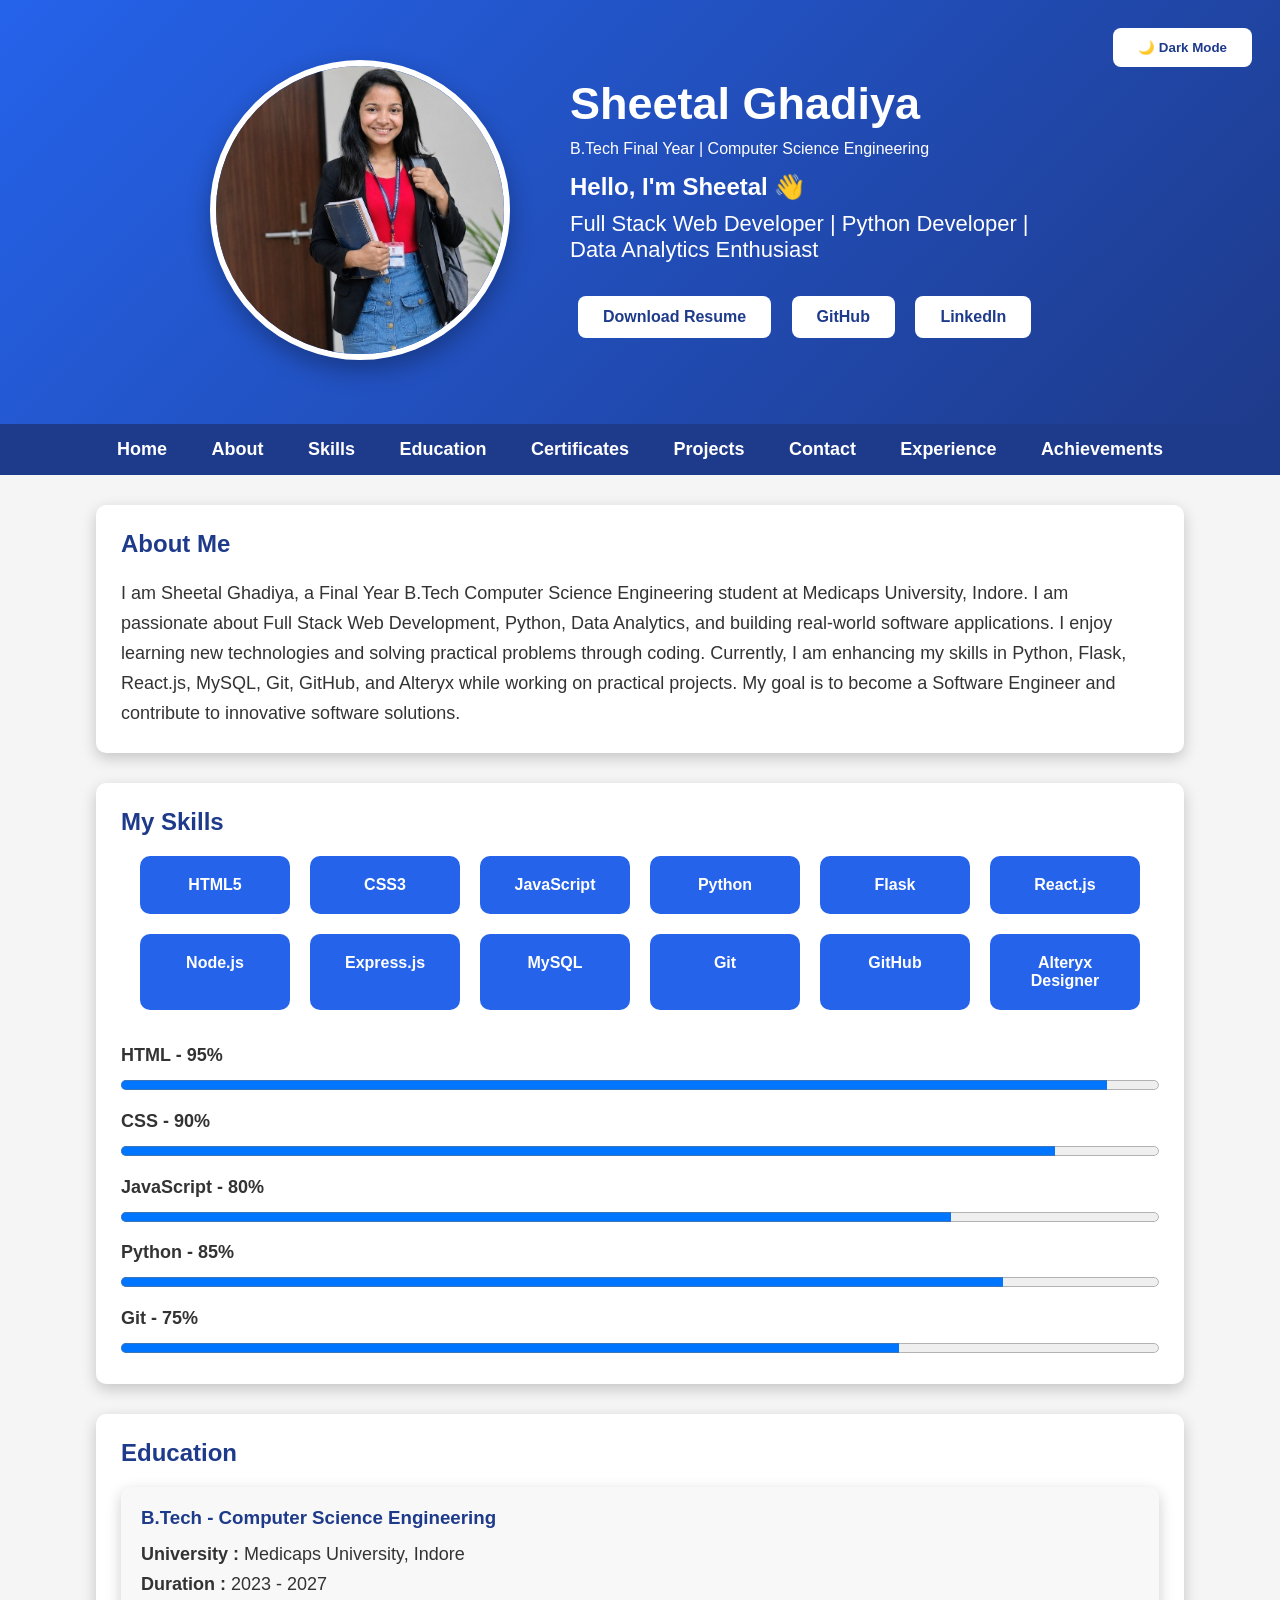
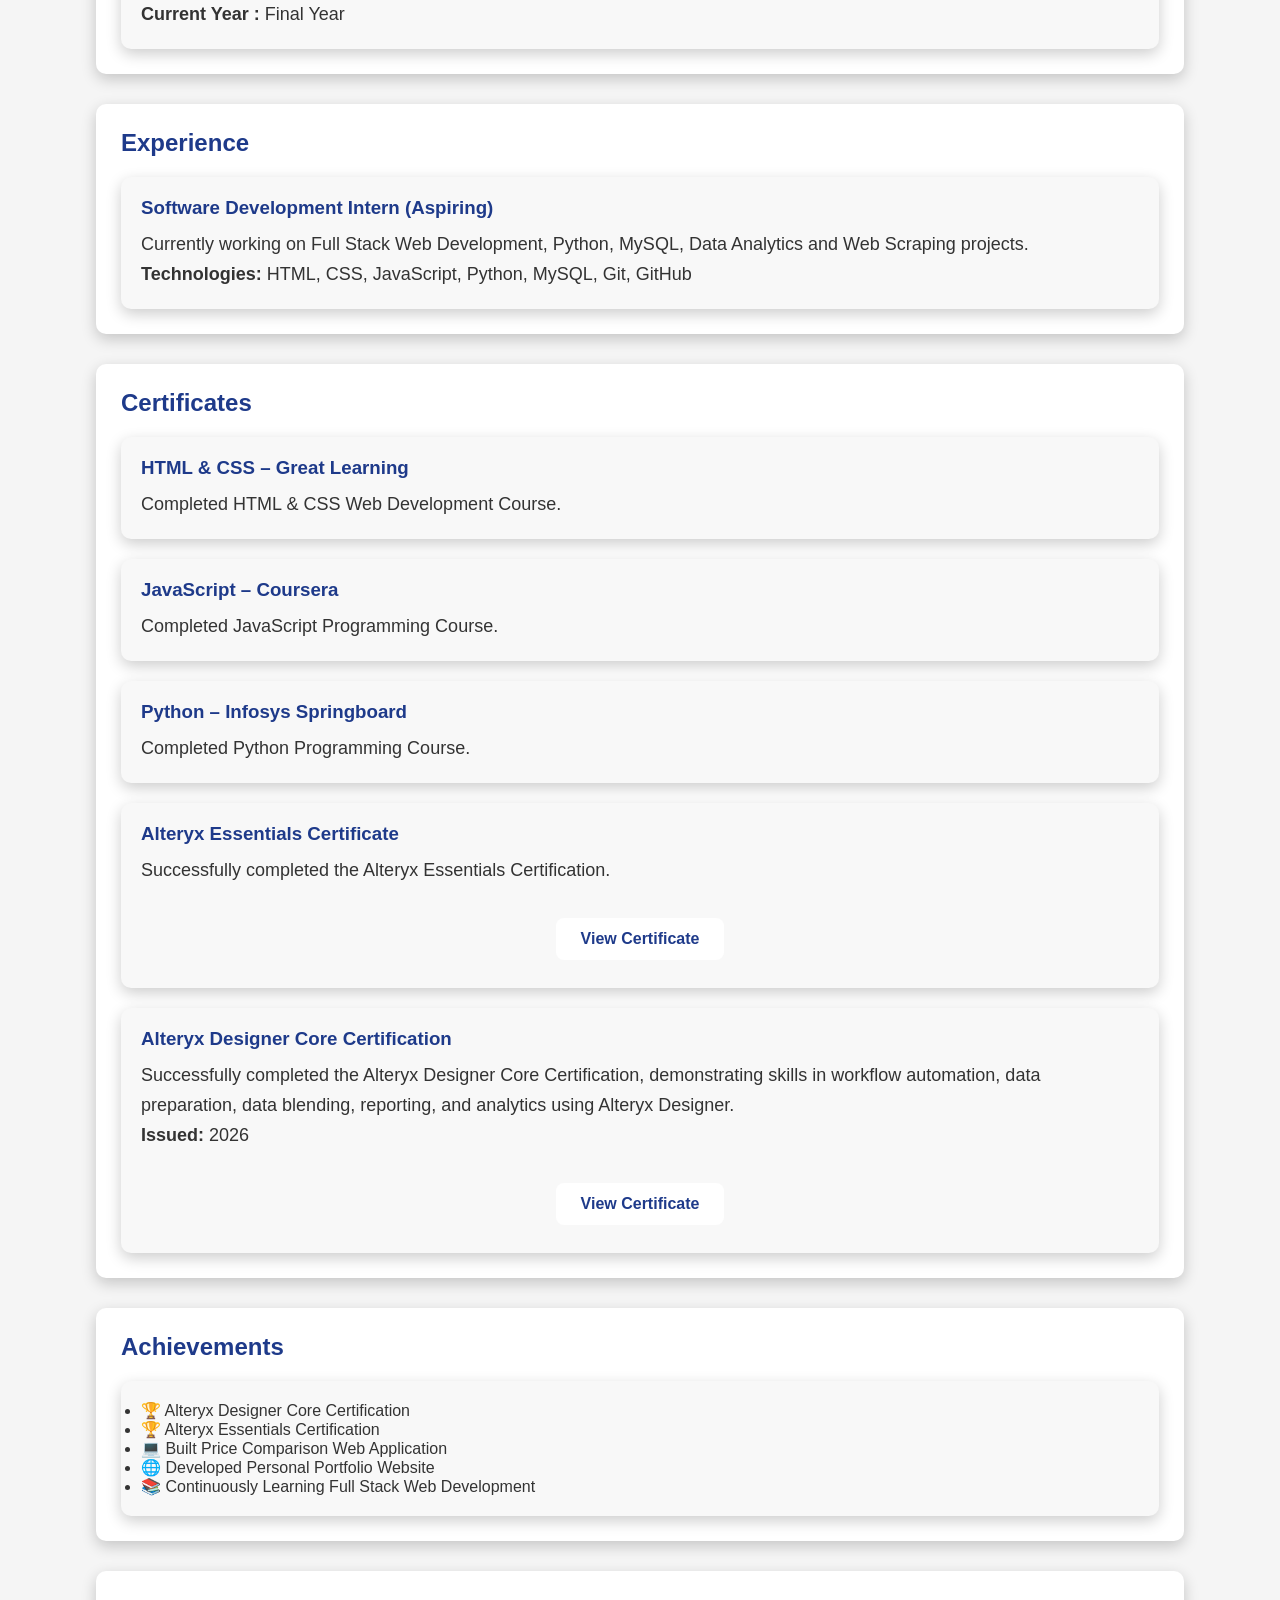
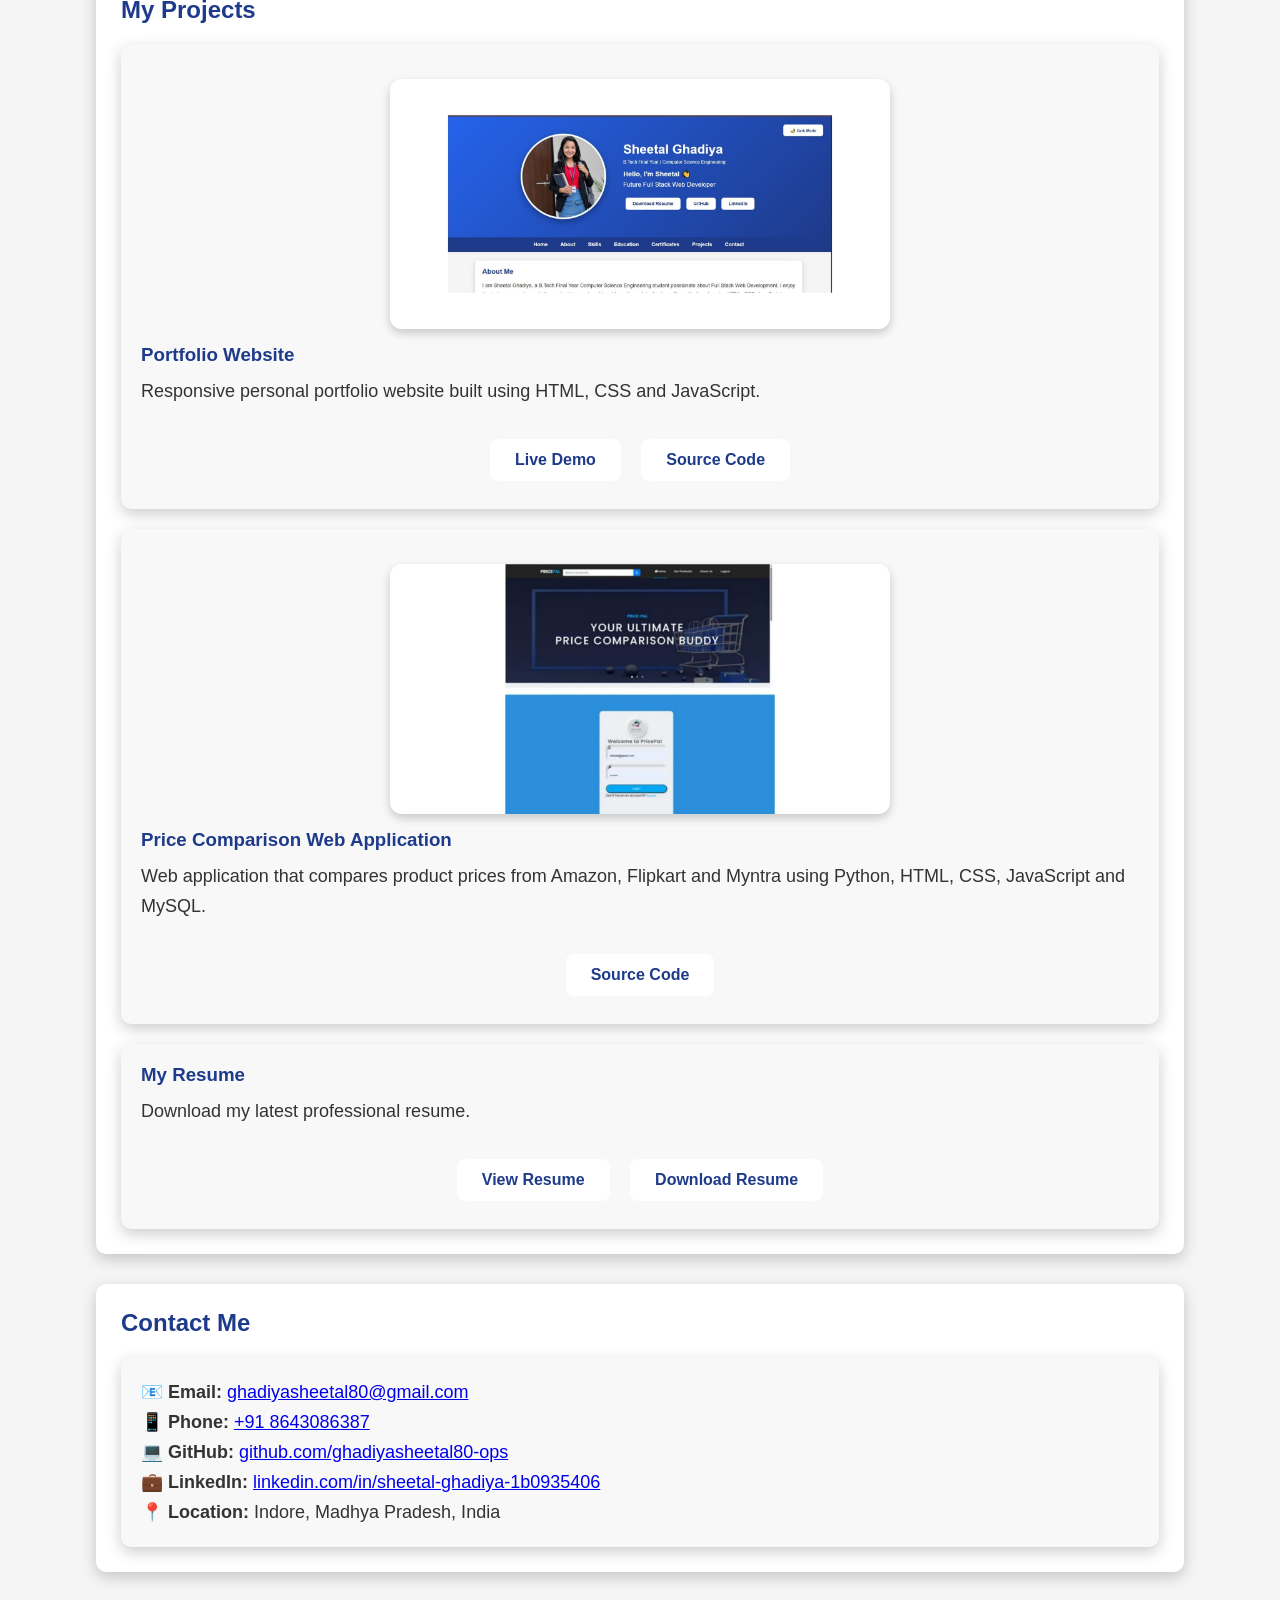
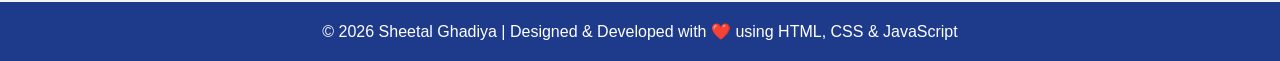
<file: index.html>
<!DOCTYPE html>
<html lang="en">

<head>
    <meta charset="UTF-8">
    <meta name="viewport" content="width=device-width, initial-scale=1.0">
    <title>Sheetal Ghadiya | Portfolio</title>

    <link rel="stylesheet" href="style.css">
</head>

<body>

    <!-- ================= HEADER ================= -->

    <header id="home">

        <div class="hero">

            <div class="left">
                <img src="profile.jpg" alt="Sheetal Ghadiya" class="profile-img">
            </div>

            <div class="right">

                <h1>Sheetal Ghadiya</h1>

                <p>B.Tech Final Year | Computer Science Engineering</p>

                <h2>Hello, I'm Sheetal 👋</h2>

                <p class="intro">
                    Full Stack Web Developer | Python Developer | Data Analytics Enthusiast
                </p>

                <div class="buttons">

                    <a href="Resume.pdf" class="btn" download>
                        Download Resume
                    </a>

                    <a href="https://github.com/ghadiyasheetal80-ops" class="btn" target="_blank">
                        GitHub
                    </a>

                    <a href="https://www.linkedin.com/in/sheetal-ghadiya-1b0935406/" class="btn" target="_blank">
                        LinkedIn
                    </a>

                </div>


            </div>

        </div>

    </header>

    <!-- ================= NAVBAR ================= -->

    <nav>

        <a href="#home">Home</a>

        <a href="#about">About</a>

        <a href="#skills">Skills</a>

        <a href="#education">Education</a>

        <a href="#certificates">Certificates</a>

        <a href="#projects">Projects</a>

        <a href="#contact">Contact</a>

        <a href="#experience">Experience</a>

        <a href="#achievements">Achievements</a>

    </nav>

    <button id="darkModeBtn" class="btn">
        🌙 Dark Mode
    </button>

    <!-- ================= ABOUT ================= -->

    <section id="about">

        <h2>About Me</h2>


        <p>

        <p>
            I am Sheetal Ghadiya, a Final Year B.Tech Computer Science Engineering student at Medicaps University,
            Indore. I am passionate about Full Stack Web Development, Python, Data Analytics, and building real-world
            software applications. I enjoy learning new technologies and solving practical problems through coding.
            Currently, I am enhancing my skills in Python, Flask, React.js, MySQL, Git, GitHub, and Alteryx while
            working on practical projects. My goal is to become a Software Engineer and contribute to innovative
            software solutions.
        </p>

    </section>

    <!-- ================= SKILLS ================= -->

    <section id="skills">

        <h2>My Skills</h2>

        <div class="skills">

            <div class="card">HTML5</div>
            <div class="card">CSS3</div>
            <div class="card">JavaScript</div>
            <div class="card">Python</div>
            <div class="card">Flask</div>
            <div class="card">React.js</div>
            <div class="card">Node.js</div>
            <div class="card">Express.js</div>
            <div class="card">MySQL</div>
            <div class="card">Git</div>
            <div class="card">GitHub</div>
            <div class="card">Alteryx Designer</div>

        </div>

        <div class="skill-bars">

            <p>HTML - 95%</p>
            <progress value="95" max="100"></progress>

            <p>CSS - 90%</p>
            <progress value="90" max="100"></progress>

            <p>JavaScript - 80%</p>
            <progress value="80" max="100"></progress>

            <p>Python - 85%</p>
            <progress value="85" max="100"></progress>

            <p>Git - 75%</p>
            <progress value="75" max="100"></progress>

        </div>

    </section>

    <!-- ================= EDUCATION ================= -->

    <section id="education">

        <h2>Education</h2>

        <div class="project-card">

            <h3>B.Tech - Computer Science Engineering</h3>

            <p><strong>University :</strong> Medicaps University, Indore</p>

            <p><strong>Duration :</strong> 2023 - 2027</p>

            <p><strong>Current Year :</strong> Final Year</p>

        </div>

    </section>

    <section id="experience">

        <h2>Experience</h2>

        <div class="project-card">

            <h3>Software Development Intern (Aspiring)</h3>

            <p>
                Currently working on Full Stack Web Development, Python, MySQL,
                Data Analytics and Web Scraping projects.
            </p>

            <p><strong>Technologies:</strong> HTML, CSS, JavaScript, Python, MySQL, Git, GitHub</p>

        </div>

    </section>

    <!-- ================= CERTIFICATES ================= -->
    <section id="certificates">

        <h2>Certificates</h2>

        <div class="project-card">
            <h3>HTML & CSS – Great Learning</h3>
            <p>Completed HTML & CSS Web Development Course.</p>
        </div>

        <div class="project-card">
            <h3>JavaScript – Coursera</h3>
            <p>Completed JavaScript Programming Course.</p>
        </div>

        <div class="project-card">
            <h3>Python – Infosys Springboard</h3>
            <p>Completed Python Programming Course.</p>
        </div>

        <div class="project-card">
            <h3>Alteryx Essentials Certificate</h3>
            <p>
                Successfully completed the Alteryx Essentials Certification.
            </p>

            <div class="buttons">
                <a href="Alteryx_Essentials_Certificate.pdf" class="btn" target="_blank">
                    View Certificate
                </a>
            </div>
        </div>

        <div class="project-card">
            <h3>Alteryx Designer Core Certification</h3>

            <p>
                Successfully completed the Alteryx Designer Core Certification,
                demonstrating skills in workflow automation, data preparation,
                data blending, reporting, and analytics using Alteryx Designer.
            </p>

            <p><strong>Issued:</strong> 2026</p>

            <div class="buttons">
                <a href="Alteryx_Designer_Core_Certificate.pdf" class="btn" target="_blank">
                    View Certificate
                </a>
            </div>
        </div>

    </section>

    <section id="achievements">

        <h2>Achievements</h2>

        <div class="project-card">

            <ul>

                <li>🏆 Alteryx Designer Core Certification</li>

                <li>🏆 Alteryx Essentials Certification</li>

                <li>💻 Built Price Comparison Web Application</li>

                <li>🌐 Developed Personal Portfolio Website</li>

                <li>📚 Continuously Learning Full Stack Web Development</li>

            </ul>

        </div>

    </section>
    <!-- ================= PROJECTS ================= -->

    <section id="projects">

        <h2>My Projects</h2>

        <!-- Portfolio Website -->
        <div class="project-card">

            <img src="portfolio.png" alt="Portfolio Website" class="project-img">

            <h3>Portfolio Website</h3>

            <p>
                Responsive personal portfolio website built using HTML, CSS and JavaScript.
            </p>

            <div class="buttons">

                <a href="https://ghadiyasheetal80-ops.github.io/portfolio/" class="btn" target="_blank">
                    Live Demo
                </a>

                <a href="https://github.com/ghadiyasheetal80-ops/portfolio" class="btn" target="_blank">
                    Source Code
                </a>

            </div>

        </div>

        <!-- Price Comparison Project -->
        <div class="project-card">

            <img src="price-comparison.png" alt="Price Comparison" class="project-img">

            <h3>Price Comparison Web Application</h3>

            <p>
                Web application that compares product prices from Amazon, Flipkart and Myntra using Python, HTML, CSS,
                JavaScript and MySQL.
            </p>

            <div class="buttons">

                <a href="https://github.com/ghadiyasheetal80-ops/price-comparison" class="btn" target="_blank">
                    Source Code
                </a>

            </div>

        </div>

        <!-- Resume -->
        <div class="project-card">

            <h3>My Resume</h3>

            <p>
                Download my latest professional resume.
            </p>

            <div class="buttons">

                <a href="Resume.pdf" class="btn" target="_blank">
                    View Resume
                </a>

                <a href="Resume.pdf" class="btn" download>
                    Download Resume
                </a>

            </div>

        </div>

    </section>

    <!-- ================= CONTACT ================= -->

    <section id="contact">

        <h2>Contact Me</h2>

        <div class="project-card">

            <p>
                <strong>📧 Email:</strong>
                <a href="mailto:ghadiyasheetal80@gmail.com">
                    ghadiyasheetal80@gmail.com
                </a>
            </p>

            <p>
                <strong>📱 Phone:</strong>
                <a href="tel:+918643086387">
                    +91 8643086387
                </a>
            </p>

            <p>
                <strong>💻 GitHub:</strong>
                <a href="https://github.com/ghadiyasheetal80-ops" target="_blank">
                    github.com/ghadiyasheetal80-ops
                </a>
            </p>

            <p>
                <strong>💼 LinkedIn:</strong>
                <a href="https://www.linkedin.com/in/sheetal-ghadiya-1b0935406/" target="_blank">
                    linkedin.com/in/sheetal-ghadiya-1b0935406
                </a>
            </p>

            <p>
                <strong>📍 Location:</strong>
                Indore, Madhya Pradesh, India
            </p>

        </div>

    </section>

    <!-- Scroll Button -->

    <button id="topBtn">⬆</button>

    <!-- Footer -->

    <footer>

        <p>
            © 2026 Sheetal Ghadiya | Designed & Developed with ❤️ using HTML, CSS & JavaScript
        </p>

    </footer>

    <script src="script.js"></script>

</body>

</html>
</file>
<file: style.css>
/* ==========================
   RESET
========================== */

* {
    margin: 0;
    padding: 0;
    box-sizing: border-box;
    scroll-behavior: smooth;
}

body {
    font-family: Arial, sans-serif;
    background: #f5f5f5;
    color: #333;
}

/* ==========================
   HEADER
========================== */

header {
    background: linear-gradient(135deg, #2563eb, #1e3a8a);
    color: white;
    padding: 60px 20px;
}

.hero {
    display: flex;
    justify-content: center;
    align-items: center;
    gap: 60px;
    flex-wrap: wrap;
}

.left {
    text-align: center;
}

.right {
    max-width: 500px;
}

.right h1 {
    font-size: 45px;
    margin-bottom: 10px;
}

.right h2 {
    margin-top: 15px;
}

.intro {
    font-size: 22px;
    margin-top: 10px;
}

/* ==========================
   PROFILE IMAGE
========================== */

.profile-img {
    width: 300px;
    height: 300px;
    border-radius: 50%;
    object-fit: cover;
    border: 6px solid white;
    box-shadow: 0 10px 25px rgba(0, 0, 0, .3);
    transition: .3s;
}

.profile-img:hover {
    transform: scale(1.05);
}

/* ==========================
   BUTTONS
========================== */

.buttons {
    margin-top: 25px;
}

.btn {
    display: inline-block;
    padding: 12px 25px;
    margin: 8px;
    background: white;
    color: #1e3a8a;
    text-decoration: none;
    border-radius: 8px;
    font-weight: bold;
    border: none;
    cursor: pointer;
    transition: .3s;
}

.btn:hover {
    background: #2563eb;
    color: white;
    transform: translateY(-5px);
}

/* ==========================
   DARK MODE BUTTON
========================== */

#darkModeBtn {
    position: fixed;
    top: 20px;
    right: 20px;
    z-index: 1000;
}

/* ==========================
   NAVBAR
========================== */

nav {
    background: #1e3a8a;
    text-align: center;
    padding: 15px;
    position: sticky;
    top: 0;
    z-index: 999;
}

nav a {
    color: white;
    text-decoration: none;
    margin: 20px;
    font-size: 18px;
    font-weight: bold;
}

nav a:hover {
    color: yellow;
}

/* ==========================
   SECTION
========================== */

section {
    width: 85%;
    margin: 30px auto;
    background: white;
    padding: 25px;
    border-radius: 10px;
    box-shadow: 0 5px 15px rgba(0, 0, 0, .2);
}

section h2 {
    color: #1e3a8a;
    margin-bottom: 20px;
}

section p {
    line-height: 30px;
    font-size: 18px;
}

/* ==========================
   SKILLS
========================== */

.skills {
    display: flex;
    justify-content: center;
    gap: 20px;
    flex-wrap: wrap;
}

.card {
    width: 150px;
    background: #2563eb;
    color: white;
    text-align: center;
    padding: 20px;
    border-radius: 10px;
    font-weight: bold;
    transition: .3s;
}

.card:hover {
    transform: translateY(-10px);
}

/* ==========================
   PROJECTS
========================== */

.project-card {
    background: #f8f8f8;
    padding: 20px;
    margin-top: 20px;
    border-radius: 10px;
    box-shadow: 0 5px 15px rgba(0, 0, 0, .2);
}

.project-card h3 {
    color: #1e3a8a;
    margin-bottom: 10px;
}

.project-card .buttons {
    text-align: center;
}

/* ==========================
   CONTACT FORM
========================== */

#contactForm {
    display: flex;
    flex-direction: column;
    gap: 15px;
    max-width: 600px;
    margin: auto;
}

#contactForm input,
#contactForm textarea {
    padding: 15px;
    border: 1px solid #ccc;
    border-radius: 8px;
    font-size: 16px;
}

#contactForm textarea {
    resize: none;
    height: 150px;
}

/* ==========================
   TOP BUTTON
========================== */

#topBtn {
    display: none;
    position: fixed;
    right: 20px;
    bottom: 20px;
    background: #2563eb;
    color: white;
    border: none;
    padding: 15px 18px;
    border-radius: 50%;
    cursor: pointer;
    font-size: 20px;
}

#topBtn:hover {
    background: #1e3a8a;
}

/* ==========================
   FOOTER
========================== */

footer {
    background: #1e3a8a;
    color: white;
    text-align: center;
    padding: 20px;
    margin-top: 30px;
}

/* ==========================
   DARK MODE
========================== */

.dark-mode {
    background: #121212;
    color: white;
}

.dark-mode section {
    background: #1f1f1f;
    color: white;
}

.dark-mode nav {
    background: black;
}

.dark-mode footer {
    background: black;
}

/* ==========================
   ANIMATION
========================== */

section {
    animation: fadeIn 1s;
}

@keyframes fadeIn {
    from {
        opacity: 0;
        transform: translateY(20px);
    }

    to {
        opacity: 1;
        transform: translateY(0);
    }
}

/* ==========================
   RESPONSIVE
========================== */

@media(max-width:768px) {

    .hero {
        flex-direction: column;
        text-align: center;
    }

    .profile-img {
        width: 220px;
        height: 220px;
    }

    .right h1 {
        font-size: 35px;
    }

    nav a {
        display: block;
        margin: 10px;
    }

    section {
        width: 95%;
    }

    .card {
        width: 100%;
    }

}

.skill-bars {
    margin-top: 30px;
}

.skill-bars p {
    margin: 10px 0 5px;
    font-weight: bold;
}

.skill-bars progress {
    width: 100%;
    height: 20px;
}

.project-img {
    width: 100%;
    max-width: 500px;
    height: 250px;
    object-fit: cover;
    display: block;
    margin: 15px auto;
    border-radius: 12px;
    box-shadow: 0 4px 10px rgba(0, 0, 0, 0.2);
}
</file>
